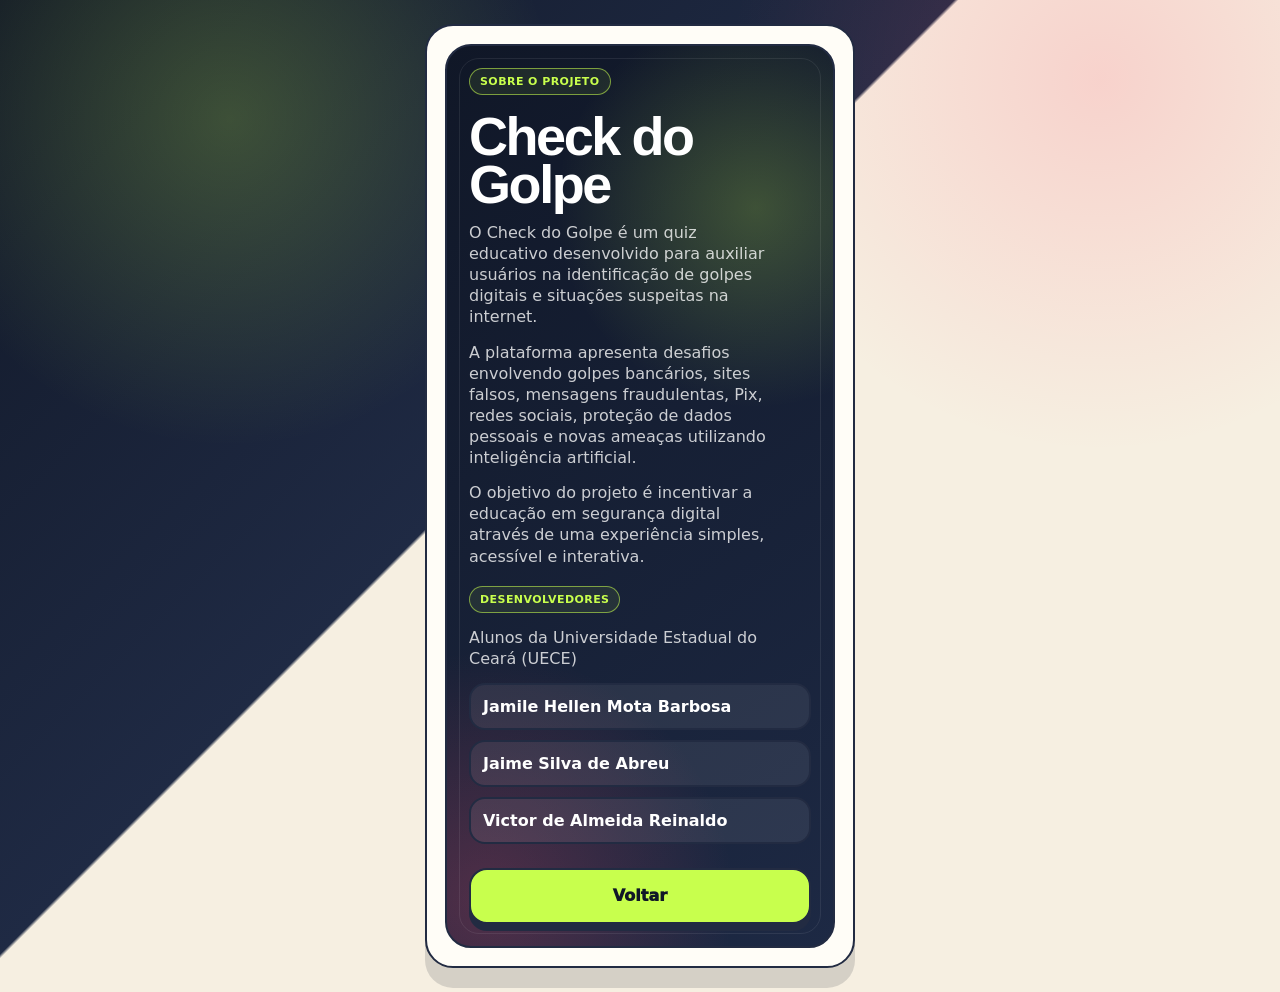
<file: templates/sobre.html>
<!DOCTYPE html>
<html lang="pt-br">

<head>
<meta charset="UTF-8">
<meta name="viewport" content="width=device-width, initial-scale=1.0">

<link rel="stylesheet" href="/static/css/style.css">

<title>Sobre o Projeto</title>
</head>


<body>

<main class="app home-app">

<section class="app-shell home-screen">

<header class="onboarding-hero">

<div class="onboarding-copy">

<span class="eyebrow">
Sobre o projeto
</span>


<h1>Check do Golpe</h1>


<p class="sobre-texto">
O Check do Golpe é um quiz educativo desenvolvido para auxiliar
usuários na identificação de golpes digitais e situações suspeitas
na internet.
</p>


<p class="sobre-texto">
A plataforma apresenta desafios envolvendo golpes bancários,
sites falsos, mensagens fraudulentas, Pix, redes sociais,
proteção de dados pessoais e novas ameaças utilizando
inteligência artificial.
</p>


<p class="sobre-texto">
O objetivo do projeto é incentivar a educação em segurança digital
através de uma experiência simples, acessível e interativa.
</p>


<br>


<span class="eyebrow">
Desenvolvedores
</span>


<p class="sobre-texto">
Alunos da Universidade Estadual do Ceará (UECE)
</p>


<ul class="sobre-lista">

<li>Jamile Hellen Mota Barbosa</li>

<li>Jaime Silva de Abreu</li>

<li>Victor de Almeida Reinaldo</li>

</ul>


</div>


<div class="onboarding-actions">

<a href="/" class="primary-btn">
Voltar
</a>

</div>


</header>

</section>

</main>


</body>

</html>
</file>
<file: static/css/style.css>
:root {
    --night: #101727;
    --night-2: #172036;
    --panel: #fffaf0;
    --paper: #fffdf7;
    --line: #222b42;
    --ink: #111827;
    --muted: #667085;
    --cream: #fff4d9;
    --acid: #c8ff4d;
    --mint: #2ee6a6;
    --mint-soft: #e8fff6;
    --coral: #ff4f6d;
    --coral-soft: #fff0f3;
    --amber: #ffc247;
    --amber-soft: #fff6d9;
    --blue-soft: #e8f1ff;
    --shadow-hard: 0 20px 0 rgba(16, 23, 39, 0.14);
    --shadow-soft: 0 18px 45px rgba(16, 23, 39, 0.18);
}

* {
    margin: 0;
    padding: 0;
    box-sizing: border-box;
}

body {
    min-height: 100vh;
    color: var(--ink);
    font-family: "Nunito", system-ui, sans-serif;
    background:
        radial-gradient(circle at 18% 12%, rgba(200, 255, 77, 0.22), transparent 24%),
        radial-gradient(circle at 86% 8%, rgba(255, 79, 109, 0.18), transparent 26%),
        linear-gradient(135deg, #111827 0%, #1f2a44 42%, #f6efe1 42.2%, #f6efe1 100%);
}

a {
    color: inherit;
}

button,
select,
input {
    font: inherit;
}

.app {
    min-height: 100vh;
    display: flex;
    align-items: flex-start;
    justify-content: center;
    padding: 24px 16px;
}

.app-shell,
.card,
.hero-card {
    width: min(100%, 430px);
    position: relative;
    overflow: hidden;
    border: 2px solid var(--line);
    border-radius: 28px;
    background: var(--paper);
    box-shadow: var(--shadow-hard);
    animation: pageIn 0.34s ease-out;
}

.home-screen,
.result-screen,
.quiz-screen,
.feedback-screen,
.card,
.hero-card {
    padding: 18px;
}

.card h1,
.hero-card h1 {
    margin-bottom: 12px;
    font-family: "Bricolage Grotesque", "Nunito", sans-serif;
}

.home-hero,
.case-header {
    position: relative;
    overflow: hidden;
    border: 2px solid var(--line);
    border-radius: 24px;
    padding: 26px 22px;
    color: #fff;
    background:
        linear-gradient(135deg, rgba(200, 255, 77, 0.18), transparent 34%),
        radial-gradient(circle at 88% 0%, rgba(255, 79, 109, 0.26), transparent 28%),
        var(--night);
}

.onboarding-hero {
    position: relative;
    overflow: hidden;
    border: 2px solid var(--line);
    border-radius: 26px;
    padding: 22px;
    color: #fff;
    background:
        radial-gradient(circle at 80% 18%, rgba(200, 255, 77, 0.23), transparent 25%),
        radial-gradient(circle at 10% 95%, rgba(255, 79, 109, 0.24), transparent 27%),
        linear-gradient(145deg, #101727, #1d2944);
}

.onboarding-hero::before {
    content: "";
    position: absolute;
    inset: 12px;
    border: 1px solid rgba(255, 255, 255, 0.08);
    border-radius: 20px;
    pointer-events: none;
}

.onboarding-copy {
    position: relative;
    z-index: 2;
}

.onboarding-copy h1 {
    margin-top: 18px;
    max-width: 330px;
    font-family: "Bricolage Grotesque", "Nunito", sans-serif;
    font-size: clamp(38px, 11vw, 54px);
    line-height: 0.88;
    letter-spacing: -0.045em;
}

.onboarding-copy p {
    margin-top: 14px;
    max-width: 310px;
    color: rgba(255, 255, 255, 0.78);
    font-size: 16px;
    line-height: 1.32;
}

.mission-card {
    position: relative;
    z-index: 2;
    margin-top: 22px;
    overflow: hidden;
    border: 2px solid rgba(255, 255, 255, 0.18);
    border-radius: 22px;
    background: rgba(255, 253, 247, 0.96);
    color: var(--night);
    box-shadow: 0 12px 0 rgba(0, 0, 0, 0.26);
    transform: rotate(-1.5deg);
    animation: missionFloat 3.2s ease-in-out infinite;
}

.mission-top {
    min-height: 42px;
    padding: 10px 12px;
    display: flex;
    align-items: center;
    gap: 7px;
    color: #dbe3f4;
    background: var(--night);
}

.mission-top span {
    width: 11px;
    height: 11px;
    border-radius: 999px;
}

.mission-top span:nth-child(1) { background: var(--coral); }
.mission-top span:nth-child(2) { background: var(--amber); }
.mission-top span:nth-child(3) { background: var(--mint); }

.mission-top strong {
    margin-left: auto;
    color: #fff;
    font-size: 12px;
    letter-spacing: 0.05em;
    text-transform: uppercase;
}

.mission-body {
    min-height: 148px;
    padding: 18px;
    display: grid;
    grid-template-columns: 126px 1fr;
    gap: 16px;
    align-items: center;
    background:
        linear-gradient(90deg, rgba(16, 23, 39, 0.06) 1px, transparent 1px),
        linear-gradient(rgba(16, 23, 39, 0.06) 1px, transparent 1px),
        #fffdf7;
    background-size: 18px 18px;
}

.scan-ring {
    width: 118px;
    height: 118px;
    border: 3px solid var(--line);
    border-radius: 999px;
    display: grid;
    place-items: center;
    background:
        radial-gradient(circle, var(--acid) 0 33%, transparent 34%),
        conic-gradient(from 0deg, var(--mint), var(--acid), var(--coral), var(--mint));
    animation: scanPulse 1.9s ease-in-out infinite;
}

.scan-ring span {
    width: 54px;
    height: 54px;
    border: 2px solid var(--line);
    border-radius: 18px;
    display: grid;
    place-items: center;
    background: #fff;
    font-family: "Bricolage Grotesque", "Nunito", sans-serif;
    font-size: 34px;
}

.signal-list {
    display: grid;
    gap: 12px;
}

.signal-list i {
    height: 18px;
    border: 2px solid var(--line);
    border-radius: 999px;
    background: var(--cream);
    box-shadow: 4px 4px 0 rgba(16, 23, 39, 0.11);
}

.signal-list i:nth-child(1) { width: 88%; background: var(--coral-soft); }
.signal-list i:nth-child(2) { width: 66%; background: var(--amber-soft); }
.signal-list i:nth-child(3) { width: 78%; background: var(--mint-soft); }

.onboarding-actions {
    position: relative;
    z-index: 2;
}

.onboarding-actions .primary-btn {
    margin-top: 24px;
}

.onboarding-actions p {
    margin-top: 12px;
    color: rgba(255, 255, 255, 0.72);
    text-align: center;
    font-size: 13px;
    font-weight: 900;
}

.onboarding-steps {
    margin-top: 14px;
    display: grid;
    grid-template-columns: repeat(3, 1fr);
    gap: 10px;
}

.onboarding-steps article {
    min-height: 92px;
    border: 2px solid var(--line);
    border-radius: 20px;
    padding: 10px;
    display: grid;
    align-content: space-between;
    background: #fff;
    box-shadow: 0 6px 0 rgba(16, 23, 39, 0.13);
}

.onboarding-steps strong {
    width: 30px;
    height: 30px;
    border: 2px solid var(--line);
    border-radius: 12px;
    display: grid;
    place-items: center;
    background: var(--acid);
    font-family: "Bricolage Grotesque", "Nunito", sans-serif;
}

.onboarding-steps span {
    color: var(--night);
    font-size: 12px;
    font-weight: 1000;
    line-height: 1.1;
}

.home-hero::after,
.case-header::after {
    content: "";
    position: absolute;
    inset: auto -16px -28px auto;
    width: 120px;
    height: 120px;
    border: 2px solid rgba(255, 255, 255, 0.12);
    border-radius: 999px;
}

.eyebrow,
.case-kicker {
    display: inline-flex;
    width: fit-content;
    border: 1px solid rgba(200, 255, 77, 0.55);
    border-radius: 999px;
    padding: 6px 10px;
    color: var(--acid);
    background: rgba(200, 255, 77, 0.08);
    font-size: 11px;
    font-weight: 900;
    letter-spacing: 0.04em;
    text-transform: uppercase;
}

.eyebrow.dark {
    color: #365314;
    border-color: #d8f99a;
    background: #f3ffd8;
}

.home-hero h1,
.result-hero h1 {
    margin-top: 16px;
    font-family: "Bricolage Grotesque", "Nunito", sans-serif;
    font-size: clamp(32px, 9vw, 46px);
    line-height: 0.95;
    letter-spacing: -0.03em;
}

.home-hero p,
.result-hero p {
    margin-top: 12px;
    max-width: 320px;
    color: rgba(255, 255, 255, 0.82);
    font-size: 15px;
    line-height: 1.35;
}

.home-panel {
    margin-top: 14px;
    border: 2px solid var(--line);
    border-radius: 24px;
    padding: 18px;
    background: var(--panel);
}

.setup-screen {
    display: none;
    min-height: calc(100vh - 48px);
    margin-top: 0;
    border: 0;
    border-radius: 0;
    padding: 4px 0 0;
    background: transparent;
    animation: setupIn 0.26s ease-out;
}

.setup-screen:target {
    display: block;
}

.home-screen:has(.setup-screen:target) .intro-screen {
    display: none;
}

.back-to-intro {
    display: inline-flex;
    width: fit-content;
    margin-bottom: 18px;
    color: var(--night);
    font-size: 14px;
    font-weight: 1000;
    text-decoration: none;
}

.panel-copy h2,
.question-block h1,
.case-body h2,
.report-card h1,
.insight-card h2 {
    font-family: "Bricolage Grotesque", "Nunito", sans-serif;
    letter-spacing: -0.02em;
}

.panel-copy h2 {
    font-size: 25px;
}

.panel-copy p,
.case-body p,
.report-card p,
.explanation-card p,
.insight-card p,
.profile-line {
    color: var(--muted);
    line-height: 1.45;
}

.panel-copy p {
    margin-top: 4px;
    font-size: 14px;
}

.play-note {
    margin: 14px 0;
    border: 2px dashed #d9b85c;
    border-radius: 18px;
    padding: 12px 14px;
    color: #614500;
    background: var(--amber-soft);
    font-size: 14px;
    font-weight: 900;
    line-height: 1.35;
}

.visitor-note {
    margin-top: 14px;
    color: var(--muted);
    text-align: center;
    font-size: 13px;
    font-weight: 900;
}

.quiz-form {
    display: grid;
    gap: 12px;
}

label {
    display: block;
    margin: 14px 0 8px;
    color: var(--ink);
    font-size: 13px;
    font-weight: 900;
}

.quiz-form label {
    margin: 2px 0 -6px;
}

.hero-card form,
.card form {
    margin-top: 12px;
}

select,
input {
    width: 100%;
    min-height: 54px;
    border: 2px solid var(--line);
    border-radius: 17px;
    padding: 0 14px;
    color: var(--ink);
    background: #fff;
    outline: none;
    box-shadow: 0 4px 0 rgba(16, 23, 39, 0.08);
}

select:focus,
input:focus {
    border-color: #496b00;
    box-shadow: 0 0 0 4px rgba(200, 255, 77, 0.36);
}

.primary-btn,
.secondary-btn,
.btn {
    width: 100%;
    min-height: 56px;
    border: 2px solid var(--line);
    border-radius: 18px;
    display: flex;
    align-items: center;
    justify-content: center;
    text-decoration: none;
    cursor: pointer;
    font-weight: 1000;
    transition: transform 0.16s ease, box-shadow 0.16s ease;
}

.primary-btn,
.btn {
    margin-top: 16px;
    color: var(--night);
    background: var(--acid);
    box-shadow: 0 7px 0 var(--line);
}

.secondary-btn,
.btn.secondary {
    margin-top: 12px;
    color: var(--night);
    background: #fff;
    box-shadow: 0 5px 0 var(--line);
}

.primary-btn:hover,
.secondary-btn:hover,
.btn:hover,
.answer-card:hover {
    transform: translateY(-3px);
}

.primary-btn:active,
.secondary-btn:active,
.answer-card:active {
    transform: translateY(2px);
    box-shadow: 0 2px 0 var(--line);
}

.optional-account,
.account-strip {
    margin-top: 14px;
    border: 2px solid var(--line);
    border-radius: 18px;
    padding: 10px;
    display: flex;
    align-items: center;
    justify-content: center;
    flex-wrap: wrap;
    gap: 10px;
    background: #fff;
    font-size: 13px;
    font-weight: 900;
}

.optional-account span,
.account-strip span {
    color: var(--muted);
}

.optional-account a,
.account-strip a,
.text-link,
.link-btn {
    color: var(--night);
    font-weight: 1000;
    text-decoration: underline;
    text-decoration-thickness: 2px;
    text-underline-offset: 3px;
}

.text-link,
.link-btn {
    display: block;
    margin-top: 14px;
    text-align: center;
}

.flash,
.user-pill {
    margin-top: 14px;
    border: 2px solid var(--line);
    border-radius: 18px;
    padding: 12px;
    color: var(--night);
    background: var(--blue-soft);
    text-align: center;
    font-weight: 900;
}

.case-header {
    padding: 18px;
}

.case-header.compact {
    padding: 20px 18px;
}

.status-row {
    position: relative;
    z-index: 2;
    display: flex;
    align-items: center;
    justify-content: space-between;
    gap: 12px;
    margin-bottom: 14px;
}

.back-link {
    color: #fff;
    font-weight: 900;
    text-decoration: none;
}

.xp-pill {
    border: 2px solid var(--line);
    border-radius: 999px;
    padding: 7px 12px;
    color: var(--night);
    background: var(--amber);
    font-size: 13px;
    font-weight: 1000;
    box-shadow: 0 4px 0 var(--line);
}

.progress-track {
    position: relative;
    z-index: 2;
    height: 12px;
    margin-top: 14px;
    overflow: hidden;
    border: 2px solid rgba(255, 255, 255, 0.28);
    border-radius: 999px;
    background: rgba(255, 255, 255, 0.12);
}

.progress-fill {
    height: 100%;
    border-radius: inherit;
    background: linear-gradient(90deg, var(--acid), var(--mint));
}

.case-card {
    margin-top: 14px;
    overflow: hidden;
    border: 2px solid var(--line);
    border-radius: 24px;
    background: #fff;
    box-shadow: 0 8px 0 rgba(16, 23, 39, 0.13);
}

.compact-card {
    margin-top: 12px;
}

.case-tabs {
    min-height: 44px;
    padding: 10px 12px;
    display: flex;
    align-items: center;
    gap: 8px;
    color: #dbe3f4;
    background: var(--night);
}

.case-tabs span {
    width: 12px;
    height: 12px;
    border: 2px solid #fff;
    border-radius: 999px;
}

.case-tabs span:nth-child(1) { background: var(--coral); }
.case-tabs span:nth-child(2) { background: var(--amber); }
.case-tabs span:nth-child(3) { background: var(--mint); }

.case-tabs strong {
    margin-left: auto;
    font-size: 12px;
    letter-spacing: 0.04em;
    text-transform: uppercase;
}

.address-bar {
    margin: 12px;
    border: 2px solid #e8dde4;
    border-radius: 16px;
    padding: 10px 12px;
    display: grid;
    gap: 2px;
    background: #fff7fb;
}

.address-bar span {
    color: var(--coral);
    font-size: 11px;
    font-weight: 1000;
    text-transform: uppercase;
}

.address-bar strong {
    overflow-wrap: anywhere;
    font-size: 13px;
}

.case-body {
    padding: 0 16px 16px;
}

.case-body small {
    display: inline-flex;
    border-radius: 999px;
    padding: 6px 10px;
    color: #064e3b;
    background: var(--mint-soft);
    font-size: 11px;
    font-weight: 1000;
}

.case-body h2 {
    margin-top: 12px;
    font-size: 27px;
    line-height: 1;
}

.case-body p {
    margin-top: 8px;
    font-size: 15px;
}

.question-block {
    margin: 18px 4px 12px;
}

.question-block h1 {
    margin-top: 8px;
    font-size: 29px;
    line-height: 1;
}

.answer-form {
    display: grid;
    gap: 12px;
}

.answer-card {
    width: 100%;
    min-height: 74px;
    border: 2px solid var(--line);
    border-radius: 22px;
    padding: 12px;
    display: grid;
    grid-template-columns: 46px 1fr 24px;
    align-items: center;
    gap: 12px;
    text-align: left;
    cursor: pointer;
    box-shadow: 0 7px 0 var(--line);
    transition: transform 0.16s ease, box-shadow 0.16s ease;
}

.answer-danger {
    color: #63101d;
    background: var(--coral-soft);
}

.answer-safe {
    color: #064e3b;
    background: var(--mint-soft);
}

.answer-mark,
.hint-dot {
    width: 44px;
    height: 44px;
    border: 2px solid var(--line);
    border-radius: 16px;
    display: grid;
    place-items: center;
    color: var(--night);
    background: #fff;
    font-size: 22px;
    font-weight: 1000;
}

.answer-danger .answer-mark {
    background: var(--coral);
}

.answer-safe .answer-mark {
    background: var(--mint);
}

.answer-card strong {
    display: block;
    font-size: 18px;
    font-weight: 1000;
}

.answer-card small {
    display: block;
    margin-top: 2px;
    color: currentColor;
    font-size: 13px;
    line-height: 1.25;
    opacity: 0.78;
}

.answer-card b {
    justify-self: end;
    font-size: 20px;
}

.hint-card {
    width: 100%;
    min-height: 68px;
    margin-top: 14px;
    border: 2px dashed #bd8a10;
    border-radius: 20px;
    padding: 10px;
    display: grid;
    grid-template-columns: 44px 1fr 48px;
    align-items: center;
    gap: 12px;
    text-align: left;
    color: #614500;
    background: var(--amber-soft);
    cursor: pointer;
}

.hint-card strong {
    display: block;
    font-size: 15px;
    font-weight: 1000;
}

.hint-card small {
    display: block;
    margin-top: 2px;
    color: #715410;
    font-size: 13px;
}

.hint-card b {
    border-radius: 999px;
    padding: 7px 9px;
    color: var(--night);
    background: var(--amber);
    text-align: center;
    font-size: 12px;
    font-weight: 1000;
}

.dica,
.aviso {
    margin-top: 12px;
    border: 2px solid #bd8a10;
    border-radius: 18px;
    padding: 12px 14px;
    color: #614500;
    background: #fff3c4;
    font-weight: 800;
    line-height: 1.35;
}

.escondido {
    display: none;
}

.report-card {
    margin-top: 14px;
    border: 2px solid var(--line);
    border-radius: 24px;
    padding: 20px;
    box-shadow: 0 8px 0 rgba(16, 23, 39, 0.13);
}

.report-ok {
    background: var(--mint-soft);
}

.report-bad {
    background: var(--coral-soft);
}

.report-badge {
    display: inline-flex;
    border: 2px solid var(--line);
    border-radius: 999px;
    padding: 6px 10px;
    background: #fff;
    font-size: 12px;
    font-weight: 1000;
    text-transform: uppercase;
}

.report-card h1 {
    margin-top: 12px;
    font-size: 32px;
    line-height: 0.98;
}

.report-card p {
    margin-top: 8px;
    font-size: 15px;
}

.explanation-card,
.insight-card,
.score-card {
    margin-top: 14px;
    border: 2px solid var(--line);
    border-radius: 24px;
    padding: 18px;
    background: #fff;
    box-shadow: 0 8px 0 rgba(16, 23, 39, 0.13);
}

.explanation-card p {
    margin-top: 10px;
    color: var(--ink);
    font-size: 15px;
    font-weight: 800;
}

.score-strip {
    margin-top: 14px;
    border: 2px solid var(--line);
    border-radius: 20px;
    padding: 12px 14px;
    display: grid;
    grid-template-columns: 1fr auto;
    gap: 4px 12px;
    background: var(--night);
    color: #fff;
}

.score-strip span,
.score-strip small {
    color: rgba(255, 255, 255, 0.72);
    font-size: 12px;
    font-weight: 900;
}

.score-strip strong {
    grid-row: span 2;
    align-self: center;
    color: var(--acid);
    font-size: 22px;
}

.microcopy {
    margin-top: 10px;
    color: var(--muted);
    text-align: center;
    font-size: 13px;
    font-weight: 800;
}

.result-screen .home-hero {
    background:
        radial-gradient(circle at 86% 10%, rgba(46, 230, 166, 0.28), transparent 28%),
        var(--night);
}

.score-card {
    text-align: center;
}

.score-card span {
    color: var(--muted);
    font-size: 13px;
    font-weight: 1000;
    text-transform: uppercase;
}

.score-card strong {
    display: block;
    margin-top: 4px;
    font-family: "Bricolage Grotesque", "Nunito", sans-serif;
    font-size: 43px;
    line-height: 1;
}

.score-card p {
    margin-top: 6px;
    color: var(--muted);
    font-weight: 800;
}

.score-progress {
    height: 12px;
    margin-top: 14px;
    overflow: hidden;
    border: 2px solid var(--line);
    border-radius: 999px;
    background: #fff;
}

.score-progress div {
    height: 100%;
    background: linear-gradient(90deg, var(--acid), var(--mint));
}

.resumo {
    display: grid;
    grid-template-columns: repeat(2, 1fr);
    gap: 12px;
    margin-top: 14px;
}

.resumo div {
    border: 2px solid var(--line);
    border-radius: 20px;
    padding: 16px 10px;
    display: grid;
    place-items: center;
    background: #fff;
    box-shadow: 0 6px 0 rgba(16, 23, 39, 0.13);
}

.resumo strong {
    font-family: "Bricolage Grotesque", "Nunito", sans-serif;
    font-size: 34px;
}

.resumo span {
    color: var(--muted);
    font-weight: 1000;
}

.insight-card {
    background: var(--cream);
}

.insight-card h2 {
    font-size: 23px;
}

.insight-card p,
.profile-line {
    margin-top: 6px;
    color: var(--muted);
    font-weight: 800;
}

.profile-line {
    text-align: center;
}

.topo,
.barra,
.progresso,
.assunto,
.browser-bar,
.site-fake,
.opcao,
.dica-btn,
.resultado-box,
.mensagem,
.pontuacao {
    border-radius: 16px;
}

.estatisticas-container {
    align-items: flex-start;
}

.estatisticas-card {
    width: min(100%, 1000px);
    padding: 24px;
}

.tabela-scroll {
    overflow-x: auto;
    margin: 14px 0 28px;
}

table {
    width: 100%;
    min-width: 650px;
    margin-top: 10px;
    border-collapse: collapse;
}

th {
    padding: 14px;
    color: #fff;
    background: var(--night);
    text-align: left;
}

td {
    padding: 14px;
    border-bottom: 1px solid #eee;
}

tr:nth-child(even) {
    background: #fafafa;
}

@keyframes pageIn {
    from {
        opacity: 0;
        transform: translateY(14px) rotate(-0.3deg);
    }
    to {
        opacity: 1;
        transform: translateY(0) rotate(0);
    }
}

@keyframes missionFloat {
    0%, 100% {
        transform: translateY(0) rotate(-1.5deg);
    }
    50% {
        transform: translateY(-8px) rotate(1deg);
    }
}

@keyframes scanPulse {
    0%, 100% {
        filter: saturate(1);
        transform: scale(1);
    }
    50% {
        filter: saturate(1.2);
        transform: scale(1.04);
    }
}

@keyframes setupIn {
    from {
        opacity: 0;
        transform: translateX(18px);
    }
    to {
        opacity: 1;
        transform: translateX(0);
    }
}

@media (prefers-reduced-motion: reduce) {
    *,
    *::before,
    *::after {
        animation-duration: 0.01ms !important;
        animation-iteration-count: 1 !important;
        scroll-behavior: auto !important;
        transition-duration: 0.01ms !important;
    }
}

@media (max-width: 480px) {
    body {
        background: var(--night);
    }

    .app {
        padding: 0;
    }

    .app-shell {
        width: 100%;
        min-height: 100vh;
        border: 0;
        border-radius: 0;
        box-shadow: none;
    }

    .home-screen,
    .result-screen,
    .quiz-screen,
    .feedback-screen {
        padding: 14px;
    }

    .onboarding-hero {
        padding: 20px;
    }

    .mission-body {
        grid-template-columns: 104px 1fr;
        gap: 12px;
    }

    .scan-ring {
        width: 100px;
        height: 100px;
    }

    .onboarding-steps {
        grid-template-columns: 1fr;
    }

    .onboarding-steps article {
        min-height: auto;
        grid-template-columns: 34px 1fr;
        align-items: center;
        gap: 10px;
    }
}
.sobre-lista {
    margin-top: 14px;
    display: grid;
    gap: 10px;
    list-style: none;
}

.sobre-lista li {
    border: 2px solid var(--line);
    border-radius: 16px;
    padding: 12px;
    background: rgba(255,255,255,0.08);
    color: #fff;
    font-weight: 900;
}

.sobre-texto {
    margin-top: 14px;
    color: rgba(255,255,255,0.78);
    line-height: 1.4;
}
</file>
